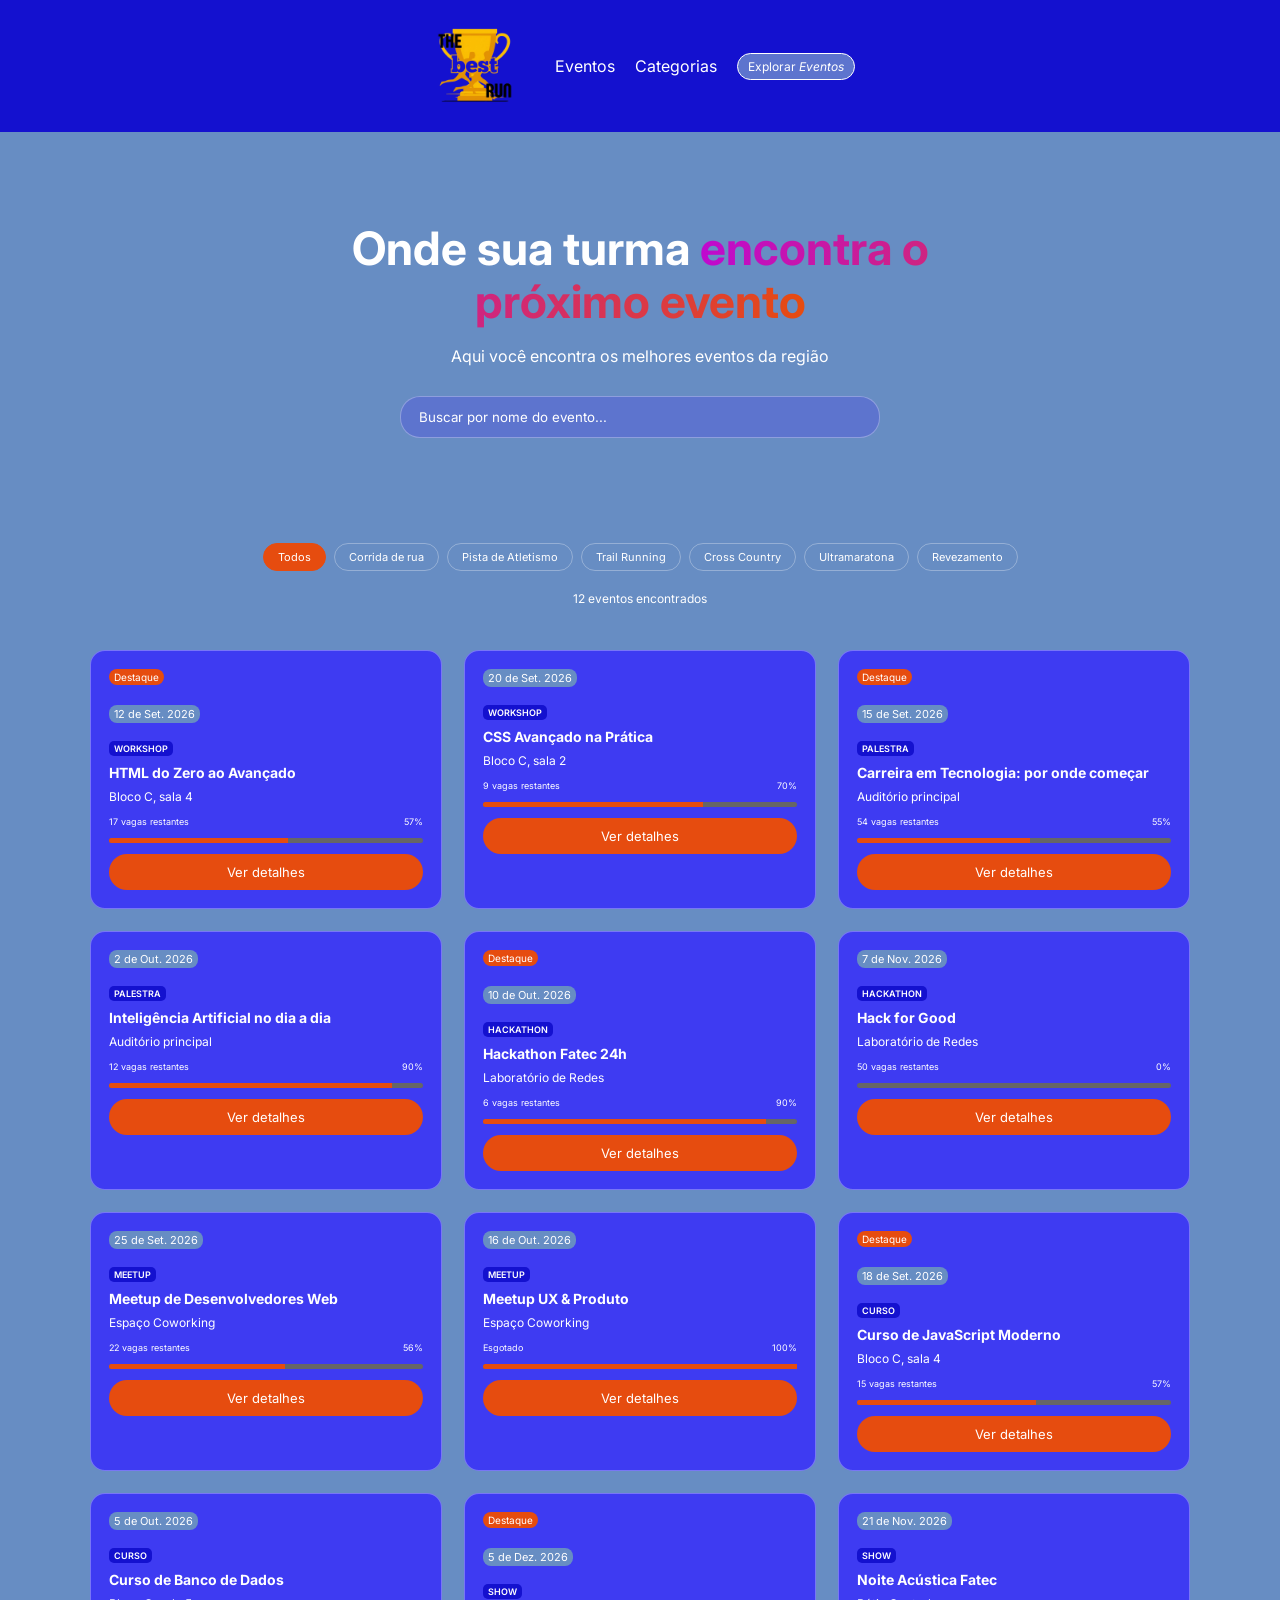
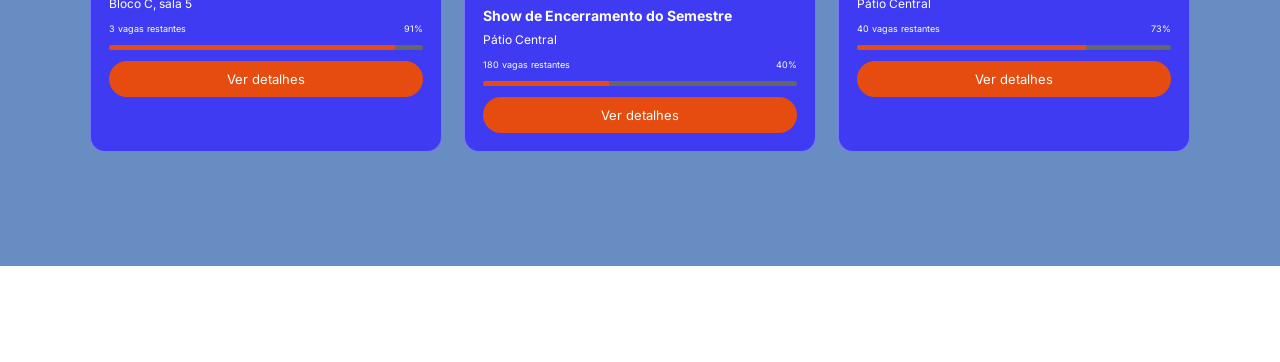
<file: index.html>
<!DOCTYPE html>
<html lang="pt-BR">

<head>
    <meta charset="UTF-8">
    <meta name="viewport" content="width=device-width, initial-scale=1.0">
    <title>Página de Eventos</title>
    <link rel="stylesheet" href="./assets/css/styles.css">

    <link rel="preconnect" href="https://fonts.googleapis.com">
    <link rel="preconnect" href="https://fonts.gstatic.com" crossorigin>
    <link
        href="https://fonts.googleapis.com/css2?family=Inter:ital,opsz,wght@0,14..32,100..900;1,14..32,100..900&display=swap"
        rel="stylesheet">
</head>

<body>
    <nav class="header-menu">
        <img class="logo" alt="logotipo eventos fatec" title="Logotipo eventos fatec"
            src="./assets/images/logotipo-eventos-fatec.png" />
        <ul class="navigation">
            <li class="item">
                <a class="link active" href="index.html">Eventos</a>
            </li>
            <li class="item">
                <a class="link" href="index.html#categorias">Categorias</a>
            </li>
            <li class="item">
                <button class="call-to-action">Explorar <i>Eventos</i></button>
            </li>
        </ul>
    </nav>

    <header class="hero">
        <h1 class="title">Onde sua turma <span class="highlight">encontra o próximo evento</span></h1>
        <p class="description">Aqui você encontra os melhores eventos da região</p>

        <input class="search" type="text" id="busca-eventos" placeholder="Buscar por nome do evento..." />
    </header>

    <section class="events">
        <nav class="filter" id="categorias">
            <ul class="filter-list">
                <li class="item active" data-categoria="todos">Todos</li>
                <li class="item" data-categoria="Corrida de rua">Corrida de rua</li>
                <li class="item" data-categoria="Pista de Atletismo">Pista de Atletismo</li>
                <li class="item" data-categoria="Trail Running">Trail Running</li>
                <li class="item" data-categoria="Cross Country">Cross Country</li>
                <li class="item" data-categoria="Ultramaratona">Ultramaratona</li>
                <li class="item" data-categoria="Revezamento">Revezamento</li>
            </ul>
        </nav>

        <p class="results-count" id="contador-eventos"></p>

        <div class="list" id="lista-eventos"></div>
    </section>

    <footer class="footer">
        <p>© 2026 Eventos Fatec — Projeto de Desenvolvimento Web, 2º ciclo.</p>
    </footer>

    <script src="./js/api.js"></script>
    <script src="./js/home.js"></script>
</body>

</html>
</file>
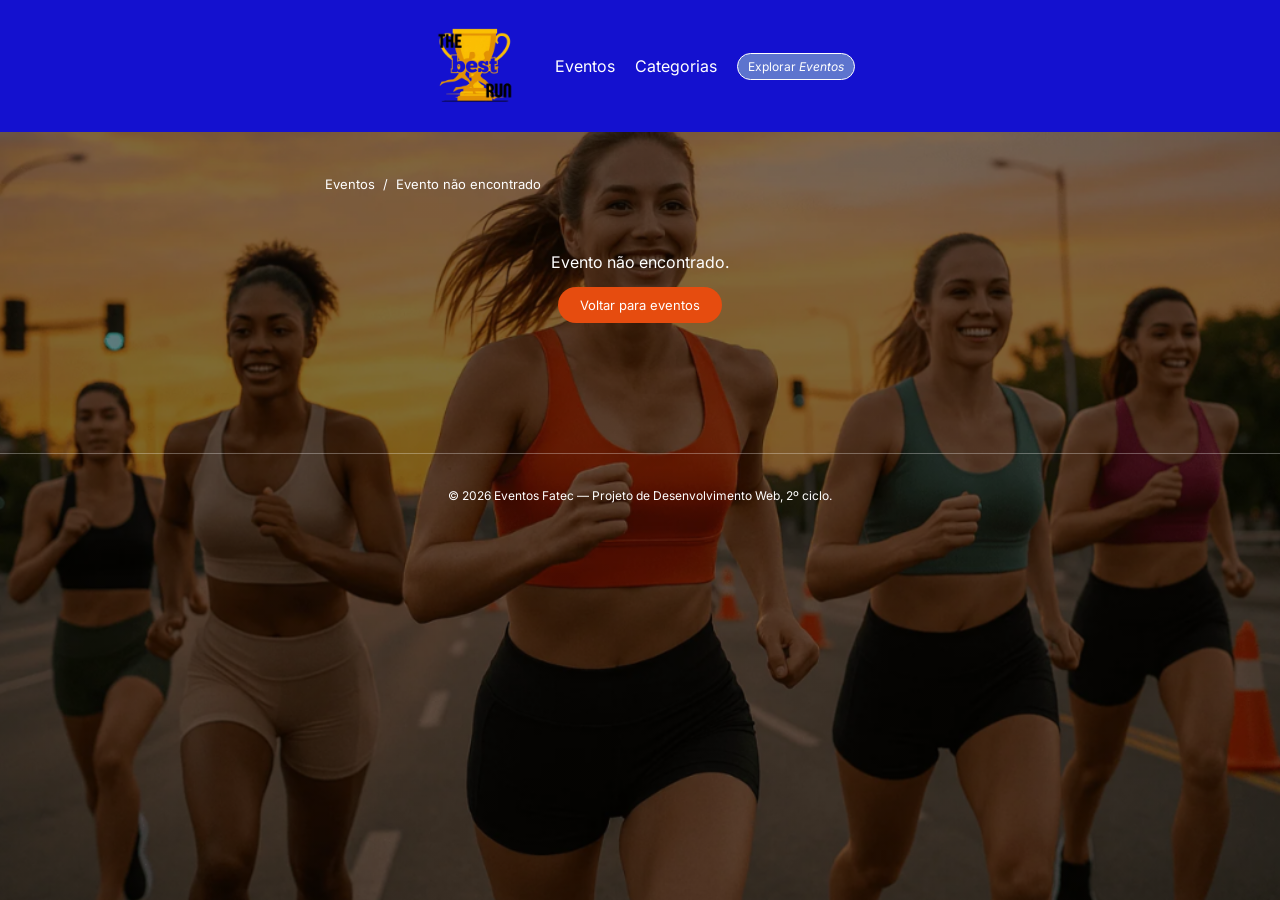
<file: evento.html>
<!DOCTYPE html>
<html lang="pt-BR">

<head>
    <meta charset="UTF-8">
    <meta name="viewport" content="width=device-width, initial-scale=1.0">
    <title>Detalhes do Evento | Página de Eventos</title>
    <link rel="stylesheet" href="./assets/css/styles.css">

    <link rel="preconnect" href="https://fonts.googleapis.com">
    <link rel="preconnect" href="https://fonts.gstatic.com" crossorigin>
    <link
        href="https://fonts.googleapis.com/css2?family=Inter:ital,opsz,wght@0,14..32,100..900;1,14..32,100..900&display=swap"
        rel="stylesheet">
</head>

<body>
    <nav class="header-menu">
        <img class="logo" alt="logotipo eventos fatec" title="Logotipo eventos fatec"
            src="./assets/images/logotipo-eventos-fatec.png" />
        <ul class="navigation">
            <li class="item">
                <a class="link" href="index.html">Eventos</a>
            </li>
            <li class="item">
                <a class="link" href="index.html#categorias">Categorias</a>
            </li>
            <li class="item">
                <button class="call-to-action">Explorar <i>Eventos</i></button>
            </li>
        </ul>
    </nav>

    <main class="detail">
        <nav class="breadcrumb">
            <a href="index.html">Eventos</a>
            <span>/</span>
            <span id="breadcrumb-titulo">Carregando...</span>
        </nav>

        <div id="detalhe-skeleton" class="detail-skeleton"></div>

        <div id="detalhe-conteudo" class="detail-content" hidden></div>

        <div id="detalhe-nao-encontrado" class="empty-state" hidden>
            <p>Evento não encontrado.</p>
            <a class="btn-cta" href="index.html">Voltar para eventos</a>
        </div>
    </main>

    <footer class="footer">
        <p>© 2026 Eventos Fatec — Projeto de Desenvolvimento Web, 2º ciclo.</p>
    </footer>

    <script src="./js/api.js"></script>
    <script src="./js/detalhe.js"></script>
</body>

</html>
</file>
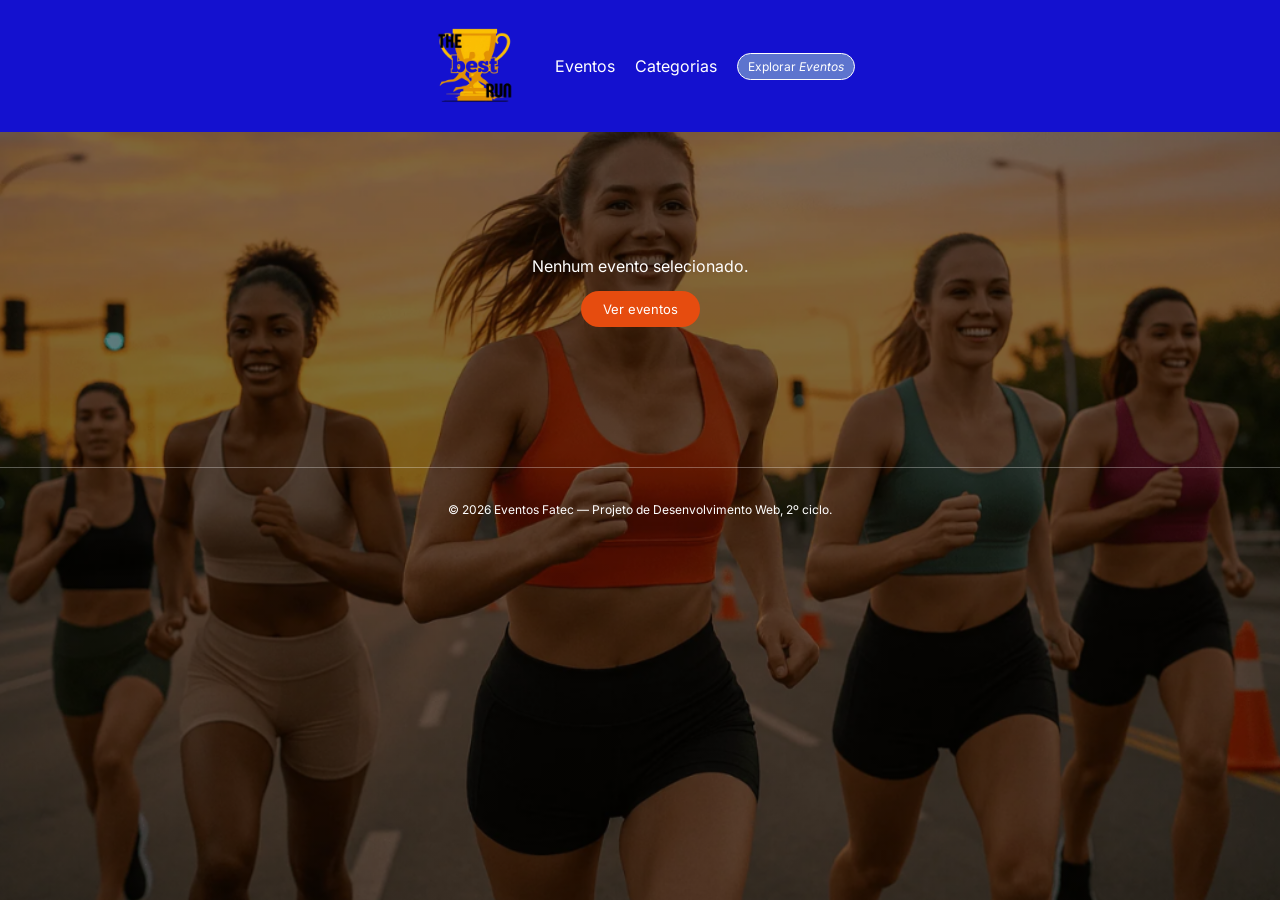
<file: inscricao.html>
<!DOCTYPE html>
<html lang="pt-BR">

<head>
    <meta charset="UTF-8">
    <meta name="viewport" content="width=device-width, initial-scale=1.0">
    <title>Inscrição | Página de Eventos</title>
    <link rel="stylesheet" href="./assets/css/styles.css">

    <link rel="preconnect" href="https://fonts.googleapis.com">
    <link rel="preconnect" href="https://fonts.gstatic.com" crossorigin>
    <link
        href="https://fonts.googleapis.com/css2?family=Inter:ital,opsz,wght@0,14..32,100..900;1,14..32,100..900&display=swap"
        rel="stylesheet">
</head>

<body>
    <nav class="header-menu">
        <img class="logo" alt="logotipo eventos fatec" title="Logotipo eventos fatec"
            src="./assets/images/logotipo-eventos-fatec.png" />
        <ul class="navigation">
            <li class="item">
                <a class="link" href="index.html">Eventos</a>
            </li>
            <li class="item">
                <a class="link" href="index.html#categorias">Categorias</a>
            </li>
            <li class="item">
                <button class="call-to-action">Explorar <i>Eventos</i></button>
            </li>
        </ul>
    </nav>

    <main class="subscription">
        <div id="inscricao-vazio" class="empty-state" hidden>
            <p>Nenhum evento selecionado.</p>
            <a class="btn-cta" href="index.html">Ver eventos</a>
        </div>

        <div id="inscricao-conteudo" class="subscription-content" hidden>
            <section class="subscription-summary" id="resumo-evento"></section>

            <form class="subscription-form" id="form-inscricao" novalidate>
                <div class="form-field">
                    <label for="campo-nome">Nome completo</label>
                    <input type="text" id="campo-nome" name="nome" placeholder="Digite seu nome" />
                    <span class="form-error" id="erro-nome" hidden></span>
                </div>

                <div class="form-field">
                    <label for="campo-email">E-mail</label>
                    <input type="email" id="campo-email" name="email" placeholder="Digite seu e-mail" />
                    <span class="form-error" id="erro-email" hidden></span>
                </div>

                <button type="submit" class="call-to-action">Confirmar inscrição</button>
            </form>
        </div>

        <div id="inscricao-confirmada" class="subscription-confirmation" hidden>
            <h1 class="title">Inscrição confirmada!</h1>
            <p>Guarde seu código de confirmação: <strong id="codigo-confirmacao"></strong></p>
            <a class="btn-cta" id="link-voltar-evento" href="index.html">Voltar para o evento</a>
        </div>
    </main>

    <footer class="footer">
        <p>© 2026 Eventos Fatec — Projeto de Desenvolvimento Web, 2º ciclo.</p>
    </footer>

    <script src="./js/api.js"></script>
    <script src="./js/inscricao.js"></script>
</body>

</html>
</file>
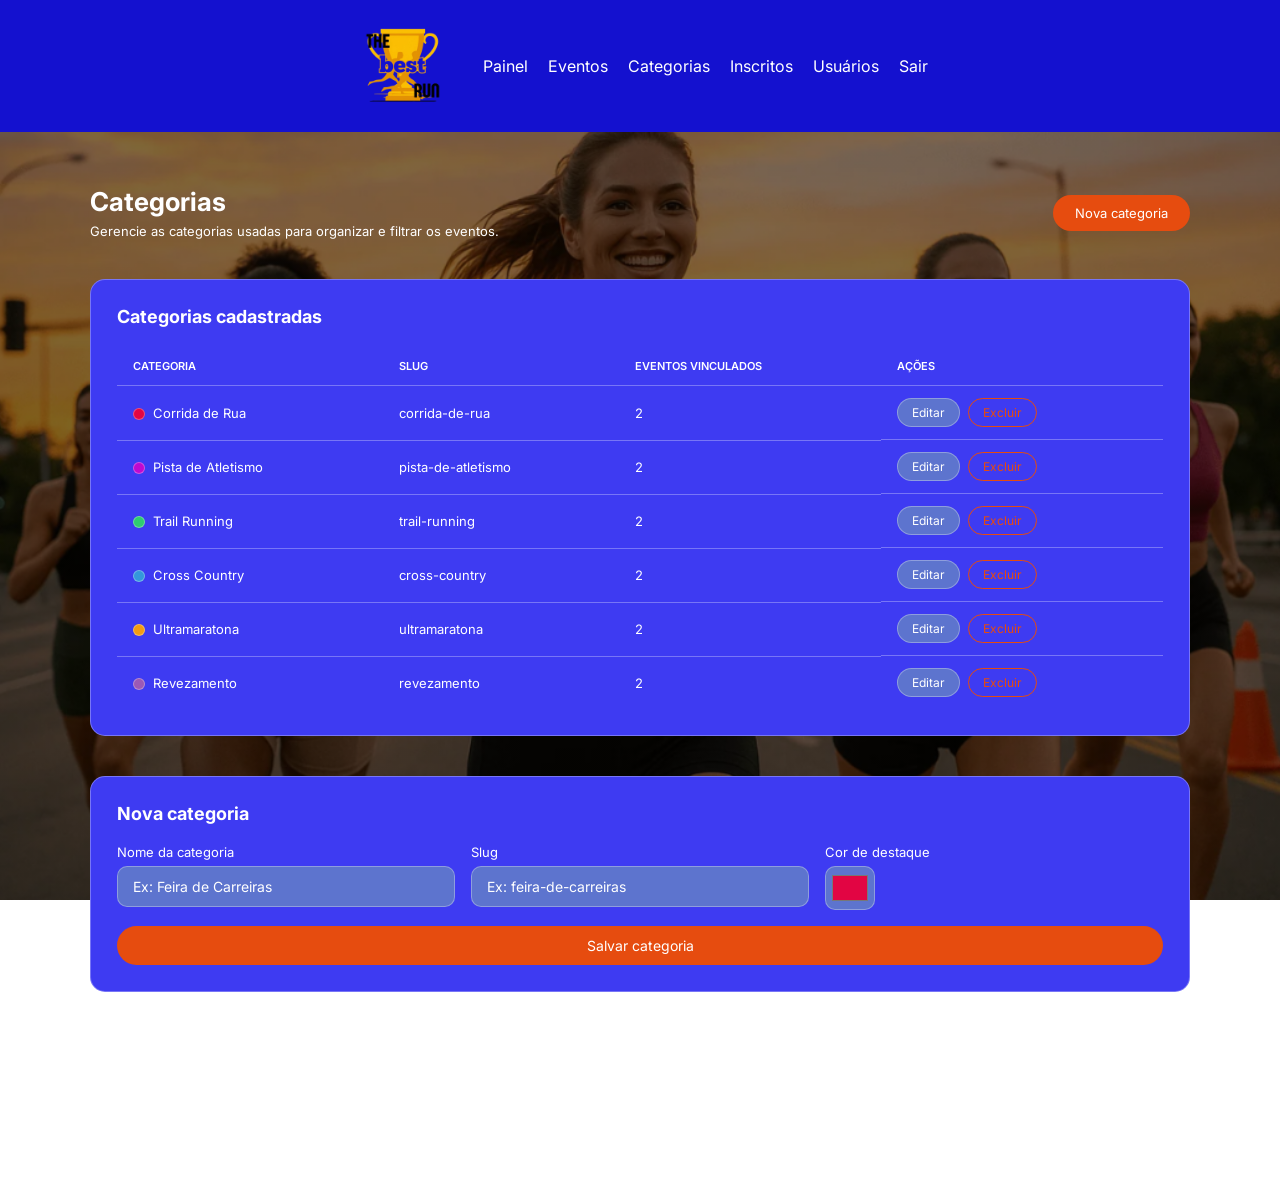
<file: admin/categorias.html>
<!DOCTYPE html>
<html lang="pt-BR">

<head>
    <meta charset="UTF-8">
    <meta name="viewport" content="width=device-width, initial-scale=1.0">
    <title>Categorias | Painel Administrativo</title>
    <link rel="stylesheet" href="../assets/css/styles.css">

    <link rel="preconnect" href="https://fonts.googleapis.com">
    <link rel="preconnect" href="https://fonts.gstatic.com" crossorigin>
    <link
        href="https://fonts.googleapis.com/css2?family=Inter:ital,opsz,wght@0,14..32,100..900;1,14..32,100..900&display=swap"
        rel="stylesheet">
</head>

<body>
    <nav class="header-menu">
        <img class="logo" alt="logotipo eventos fatec" title="Logotipo eventos fatec"
            src="../assets/images/logotipo-eventos-fatec.png" />
        <ul class="navigation">
            <li class="item">
                <a class="link" href="index.html">Painel</a>
            </li>
            <li class="item">
                <a class="link" href="eventos.html">Eventos</a>
            </li>
            <li class="item">
                <a class="link active" href="categorias.html">Categorias</a>
            </li>
            <li class="item">
                <a class="link" href="inscritos.html">Inscritos</a>
            </li>
            <li class="item">
                <a class="link" href="usuarios.html">Usuários</a>
            </li>
            <li class="item">
                <a class="link" href="login.html">Sair</a>
            </li>
        </ul>
    </nav>

    <main class="admin">
        <div class="admin-header">
            <div>
                <h1>Categorias</h1>
                <p>Gerencie as categorias usadas para organizar e filtrar os eventos.</p>
            </div>
            <a class="btn-cta" href="#form-categoria">Nova categoria</a>
        </div>

        <section class="admin-panel">
            <h2>Categorias cadastradas</h2>

            <div class="admin-table-wrap">
                <table class="admin-table">
                    <thead>
                        <tr>
                            <th>Categoria</th>
                            <th>Slug</th>
                            <th>Eventos vinculados</th>
                            <th>Ações</th>
                        </tr>
                    </thead>
                    <tbody>
                        <tr>
                            <td><span class="color-dot" style="background-color:#e20543"></span>Corrida de Rua</td>
                            <td>corrida-de-rua</td>
                            <td>2</td>
                            <td class="actions">
                                <button type="button" class="btn-sm btn-edit">Editar</button>
                                <button type="button" class="btn-sm btn-delete">Excluir</button>
                            </td>
                        </tr>
                        <tr>
                            <td><span class="color-dot" style="background-color:#bf09cf"></span>Pista de Atletismo</td>
                            <td>pista-de-atletismo</td>
                            <td>2</td>
                            <td class="actions">
                                <button type="button" class="btn-sm btn-edit">Editar</button>
                                <button type="button" class="btn-sm btn-delete">Excluir</button>
                            </td>
                        </tr>
                        <tr>
                            <td><span class="color-dot" style="background-color:#2ecc71"></span>Trail Running</td>
                            <td>trail-running</td>
                            <td>2</td>
                            <td class="actions">
                                <button type="button" class="btn-sm btn-edit">Editar</button>
                                <button type="button" class="btn-sm btn-delete">Excluir</button>
                            </td>
                        </tr>
                        <tr>
                            <td><span class="color-dot" style="background-color:#3498db"></span>Cross Country</td>
                            <td>cross-country</td>
                            <td>2</td>
                            <td class="actions">
                                <button type="button" class="btn-sm btn-edit">Editar</button>
                                <button type="button" class="btn-sm btn-delete">Excluir</button>
                            </td>
                        </tr>
                        <tr>
                            <td><span class="color-dot" style="background-color:#f39c12"></span>Ultramaratona</td>
                            <td>ultramaratona</td>
                            <td>2</td>
                            <td class="actions">
                                <button type="button" class="btn-sm btn-edit">Editar</button>
                                <button type="button" class="btn-sm btn-delete">Excluir</button>
                            </td>
                        </tr>
                        <tr>
                            <td><span class="color-dot" style="background-color:#9b59b6"></span>Revezamento</td>
                            <td>revezamento</td>
                            <td>2</td>
                            <td class="actions">
                                <button type="button" class="btn-sm btn-edit">Editar</button>
                                <button type="button" class="btn-sm btn-delete">Excluir</button>
                            </td>
                        </tr>
                    </tbody>
                </table>
            </div>
        </section>

        <section class="admin-panel" id="form-categoria">
            <h2>Nova categoria</h2>

            <form class="admin-form" data-supabase-table="categorias" novalidate>
                <div class="form-row">
                    <div class="form-field">
                        <label for="campo-nome-categoria">Nome da categoria</label>
                        <input type="text" id="campo-nome-categoria" name="nome" placeholder="Ex: Feira de Carreiras" />
                    </div>

                    <div class="form-field">
                        <label for="campo-slug-categoria">Slug</label>
                        <input type="text" id="campo-slug-categoria" name="slug" placeholder="Ex: feira-de-carreiras" />
                    </div>

                    <div class="form-field">
                        <label for="campo-cor-categoria">Cor de destaque</label>
                        <input type="color" id="campo-cor-categoria" name="cor" value="#e20543" />
                    </div>
                </div>

                <button type="submit" class="call-to-action">Salvar categoria</button>
            </form>
        </section>
    </main>

    <footer class="footer">
        <p>© 2026 Eventos Fatec — Projeto de Desenvolvimento Web, 2º ciclo.</p>
    </footer>

    <!-- <script src="https://cdn.jsdelivr.net/npm/@supabase/supabase-js@2"></script> -->
    <!-- <script src="./js/supabaseClient.js"></script> -->
    <!-- <script src="./js/categorias.js"></script> -->
</body>

</html>
</file>
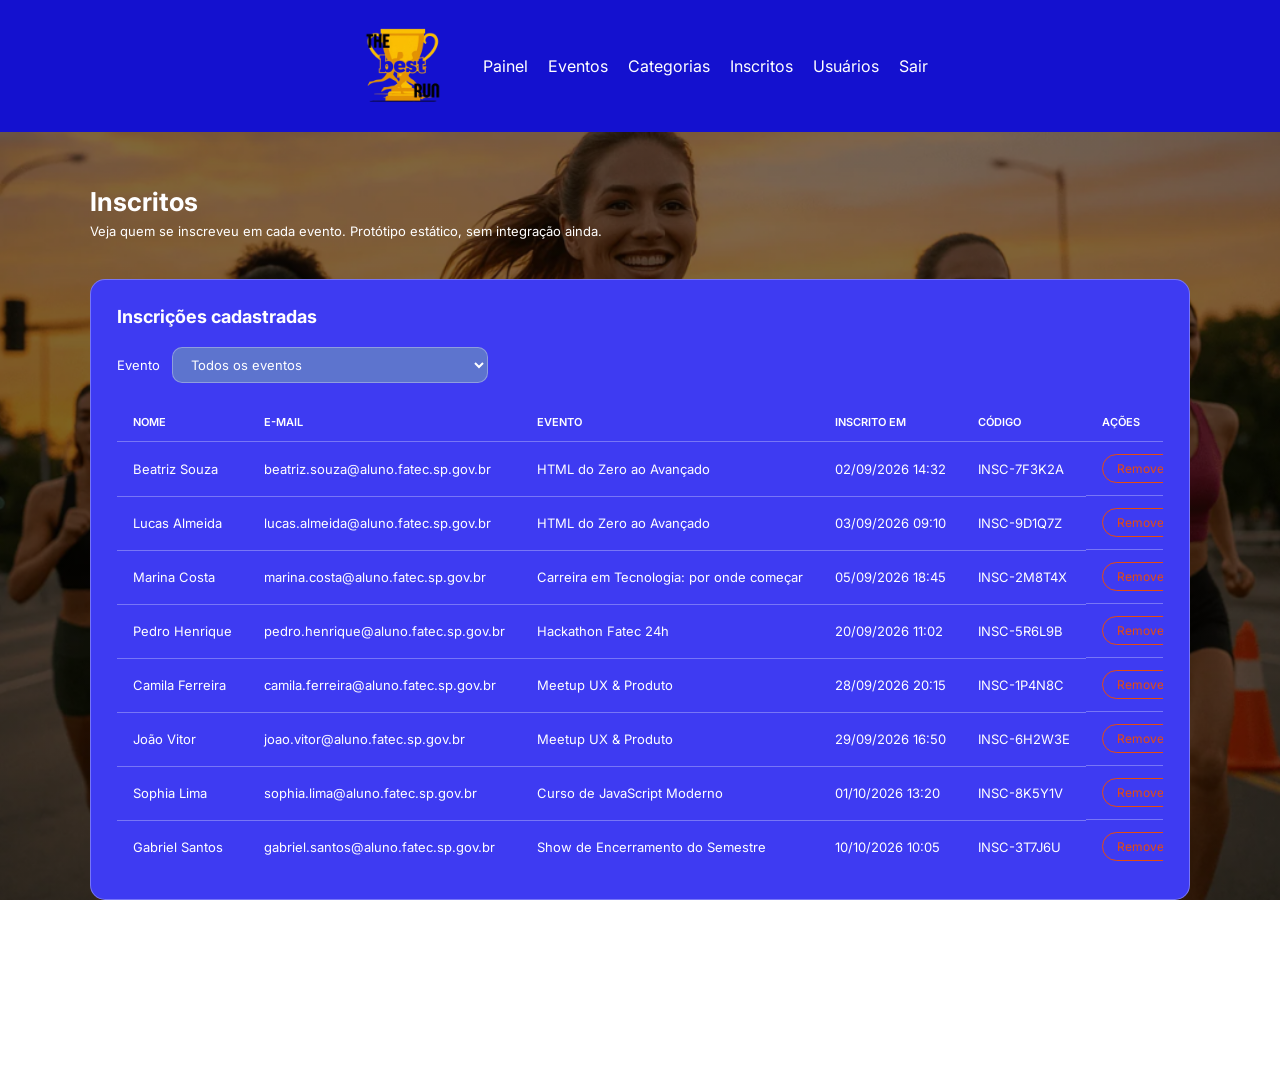
<file: admin/inscritos.html>
<!DOCTYPE html>
<html lang="pt-BR">

<head>
    <meta charset="UTF-8">
    <meta name="viewport" content="width=device-width, initial-scale=1.0">
    <title>Inscritos | Painel Administrativo</title>
    <link rel="stylesheet" href="../assets/css/styles.css">

    <link rel="preconnect" href="https://fonts.googleapis.com">
    <link rel="preconnect" href="https://fonts.gstatic.com" crossorigin>
    <link
        href="https://fonts.googleapis.com/css2?family=Inter:ital,opsz,wght@0,14..32,100..900;1,14..32,100..900&display=swap"
        rel="stylesheet">
</head>

<body>
    <nav class="header-menu">
        <img class="logo" alt="logotipo eventos fatec" title="Logotipo eventos fatec"
            src="../assets/images/logotipo-eventos-fatec.png" />
        <ul class="navigation">
            <li class="item">
                <a class="link" href="index.html">Painel</a>
            </li>
            <li class="item">
                <a class="link" href="eventos.html">Eventos</a>
            </li>
            <li class="item">
                <a class="link" href="categorias.html">Categorias</a>
            </li>
            <li class="item">
                <a class="link active" href="inscritos.html">Inscritos</a>
            </li>
            <li class="item">
                <a class="link" href="usuarios.html">Usuários</a>
            </li>
            <li class="item">
                <a class="link" href="login.html">Sair</a>
            </li>
        </ul>
    </nav>

    <main class="admin">
        <div class="admin-header">
            <div>
                <h1>Inscritos</h1>
                <p>Veja quem se inscreveu em cada evento. Protótipo estático, sem integração ainda.</p>
            </div>
        </div>

        <section class="admin-panel">
            <h2>Inscrições cadastradas</h2>

            <div class="admin-filter">
                <label for="filtro-evento">Evento</label>
                <select id="filtro-evento">
                    <option value="">Todos os eventos</option>
                    <option value="corrida-de-rua-1">HTML do Zero ao Avançado</option>
                    <option value="palestra-1">Carreira em Tecnologia: por onde começar</option>
                    <option value="hackathon-1">Hackathon Fatec 24h</option>
                    <option value="meetup-2">Meetup UX &amp; Produto</option>
                    <option value="curso-1">Curso de JavaScript Moderno</option>
                    <option value="show-1">Show de Encerramento do Semestre</option>
                </select>
            </div>

            <div class="admin-table-wrap">
                <table class="admin-table" data-supabase-table="inscricoes">
                    <thead>
                        <tr>
                            <th>Nome</th>
                            <th>E-mail</th>
                            <th>Evento</th>
                            <th>Inscrito em</th>
                            <th>Código</th>
                            <th>Ações</th>
                        </tr>
                    </thead>
                    <tbody>
                        <tr data-evento="workshop-1">
                            <td>Beatriz Souza</td>
                            <td>beatriz.souza@aluno.fatec.sp.gov.br</td>
                            <td>HTML do Zero ao Avançado</td>
                            <td>02/09/2026 14:32</td>
                            <td>INSC-7F3K2A</td>
                            <td class="actions">
                                <button type="button" class="btn-sm btn-delete">Remover</button>
                            </td>
                        </tr>
                        <tr data-evento="workshop-1">
                            <td>Lucas Almeida</td>
                            <td>lucas.almeida@aluno.fatec.sp.gov.br</td>
                            <td>HTML do Zero ao Avançado</td>
                            <td>03/09/2026 09:10</td>
                            <td>INSC-9D1Q7Z</td>
                            <td class="actions">
                                <button type="button" class="btn-sm btn-delete">Remover</button>
                            </td>
                        </tr>
                        <tr data-evento="palestra-1">
                            <td>Marina Costa</td>
                            <td>marina.costa@aluno.fatec.sp.gov.br</td>
                            <td>Carreira em Tecnologia: por onde começar</td>
                            <td>05/09/2026 18:45</td>
                            <td>INSC-2M8T4X</td>
                            <td class="actions">
                                <button type="button" class="btn-sm btn-delete">Remover</button>
                            </td>
                        </tr>
                        <tr data-evento="hackathon-1">
                            <td>Pedro Henrique</td>
                            <td>pedro.henrique@aluno.fatec.sp.gov.br</td>
                            <td>Hackathon Fatec 24h</td>
                            <td>20/09/2026 11:02</td>
                            <td>INSC-5R6L9B</td>
                            <td class="actions">
                                <button type="button" class="btn-sm btn-delete">Remover</button>
                            </td>
                        </tr>
                        <tr data-evento="meetup-2">
                            <td>Camila Ferreira</td>
                            <td>camila.ferreira@aluno.fatec.sp.gov.br</td>
                            <td>Meetup UX &amp; Produto</td>
                            <td>28/09/2026 20:15</td>
                            <td>INSC-1P4N8C</td>
                            <td class="actions">
                                <button type="button" class="btn-sm btn-delete">Remover</button>
                            </td>
                        </tr>
                        <tr data-evento="meetup-2">
                            <td>João Vitor</td>
                            <td>joao.vitor@aluno.fatec.sp.gov.br</td>
                            <td>Meetup UX &amp; Produto</td>
                            <td>29/09/2026 16:50</td>
                            <td>INSC-6H2W3E</td>
                            <td class="actions">
                                <button type="button" class="btn-sm btn-delete">Remover</button>
                            </td>
                        </tr>
                        <tr data-evento="curso-1">
                            <td>Sophia Lima</td>
                            <td>sophia.lima@aluno.fatec.sp.gov.br</td>
                            <td>Curso de JavaScript Moderno</td>
                            <td>01/10/2026 13:20</td>
                            <td>INSC-8K5Y1V</td>
                            <td class="actions">
                                <button type="button" class="btn-sm btn-delete">Remover</button>
                            </td>
                        </tr>
                        <tr data-evento="show-1">
                            <td>Gabriel Santos</td>
                            <td>gabriel.santos@aluno.fatec.sp.gov.br</td>
                            <td>Show de Encerramento do Semestre</td>
                            <td>10/10/2026 10:05</td>
                            <td>INSC-3T7J6U</td>
                            <td class="actions">
                                <button type="button" class="btn-sm btn-delete">Remover</button>
                            </td>
                        </tr>
                    </tbody>
                </table>
            </div>
        </section>
    </main>

    <footer class="footer">
        <p>© 2026 Eventos Fatec — Projeto de Desenvolvimento Web, 2º ciclo.</p>
    </footer>

    <!-- <script src="https://cdn.jsdelivr.net/npm/@supabase/supabase-js@2"></script> -->
    <!-- <script src="./js/supabaseClient.js"></script> -->
    <!-- <script src="./js/inscritos.js"></script> -->
</body>

</html>
</file>
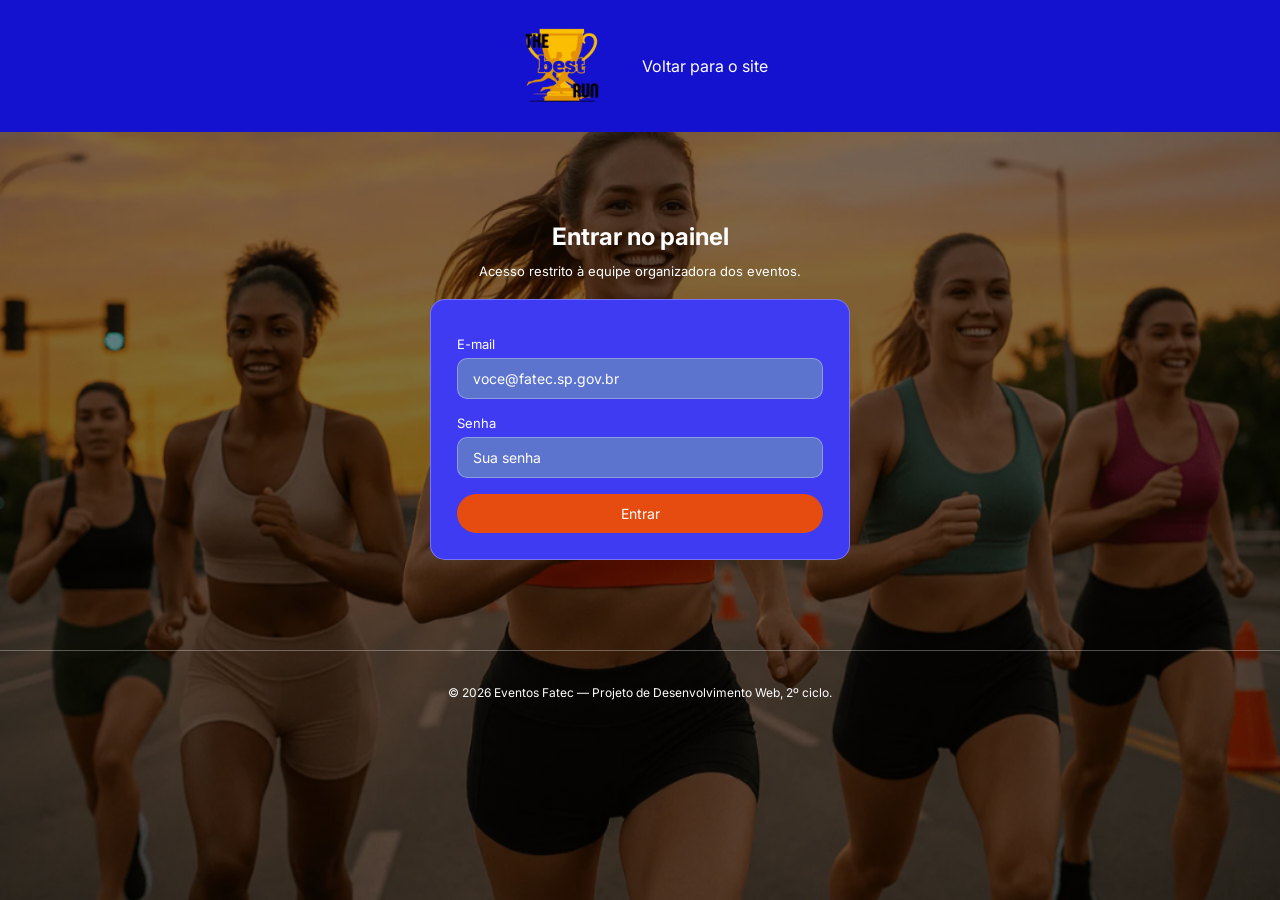
<file: admin/login.html>
<!DOCTYPE html>
<html lang="pt-BR">

<head>
    <meta charset="UTF-8">
    <meta name="viewport" content="width=device-width, initial-scale=1.0">
    <title>Entrar | Painel Administrativo</title>
    <link rel="stylesheet" href="../assets/css/styles.css">

    <link rel="preconnect" href="https://fonts.googleapis.com">
    <link rel="preconnect" href="https://fonts.gstatic.com" crossorigin>
    <link
        href="https://fonts.googleapis.com/css2?family=Inter:ital,opsz,wght@0,14..32,100..900;1,14..32,100..900&display=swap"
        rel="stylesheet">
</head>

<body>
    <nav class="header-menu">
        <img class="logo" alt="logotipo eventos fatec" title="Logotipo eventos fatec"
            src="../assets/images/logotipo-eventos-fatec.png" />
        <ul class="navigation">
            <li class="item">
                <a class="link" href="../index.html">Voltar para o site</a>
            </li>
        </ul>
    </nav>

    <main class="login">
        <h1>Entrar no painel</h1>
        <p>Acesso restrito à equipe organizadora dos eventos.</p>

        <div class="admin-panel">
            <form class="admin-form" id="form-login" data-supabase-auth="signInWithPassword" novalidate>
                <div class="form-field">
                    <label for="campo-email">E-mail</label>
                    <input type="email" id="campo-email" name="email" placeholder="voce@fatec.sp.gov.br"
                        autocomplete="username" />
                </div>

                <div class="form-field">
                    <label for="campo-senha">Senha</label>
                    <input type="password" id="campo-senha" name="senha" placeholder="Sua senha"
                        autocomplete="current-password" />
                </div>

                <button type="submit" class="call-to-action">Entrar</button>
            </form>
        </div>
    </main>

    <footer class="footer">
        <p>© 2026 Eventos Fatec — Projeto de Desenvolvimento Web, 2º ciclo.</p>
    </footer>

    <!-- <script src="https://cdn.jsdelivr.net/npm/@supabase/supabase-js@2"></script> -->
    <!-- <script src="./js/supabaseClient.js"></script> -->
    <!-- <script src="./js/auth.js"></script> -->
</body>

</html>
</file>
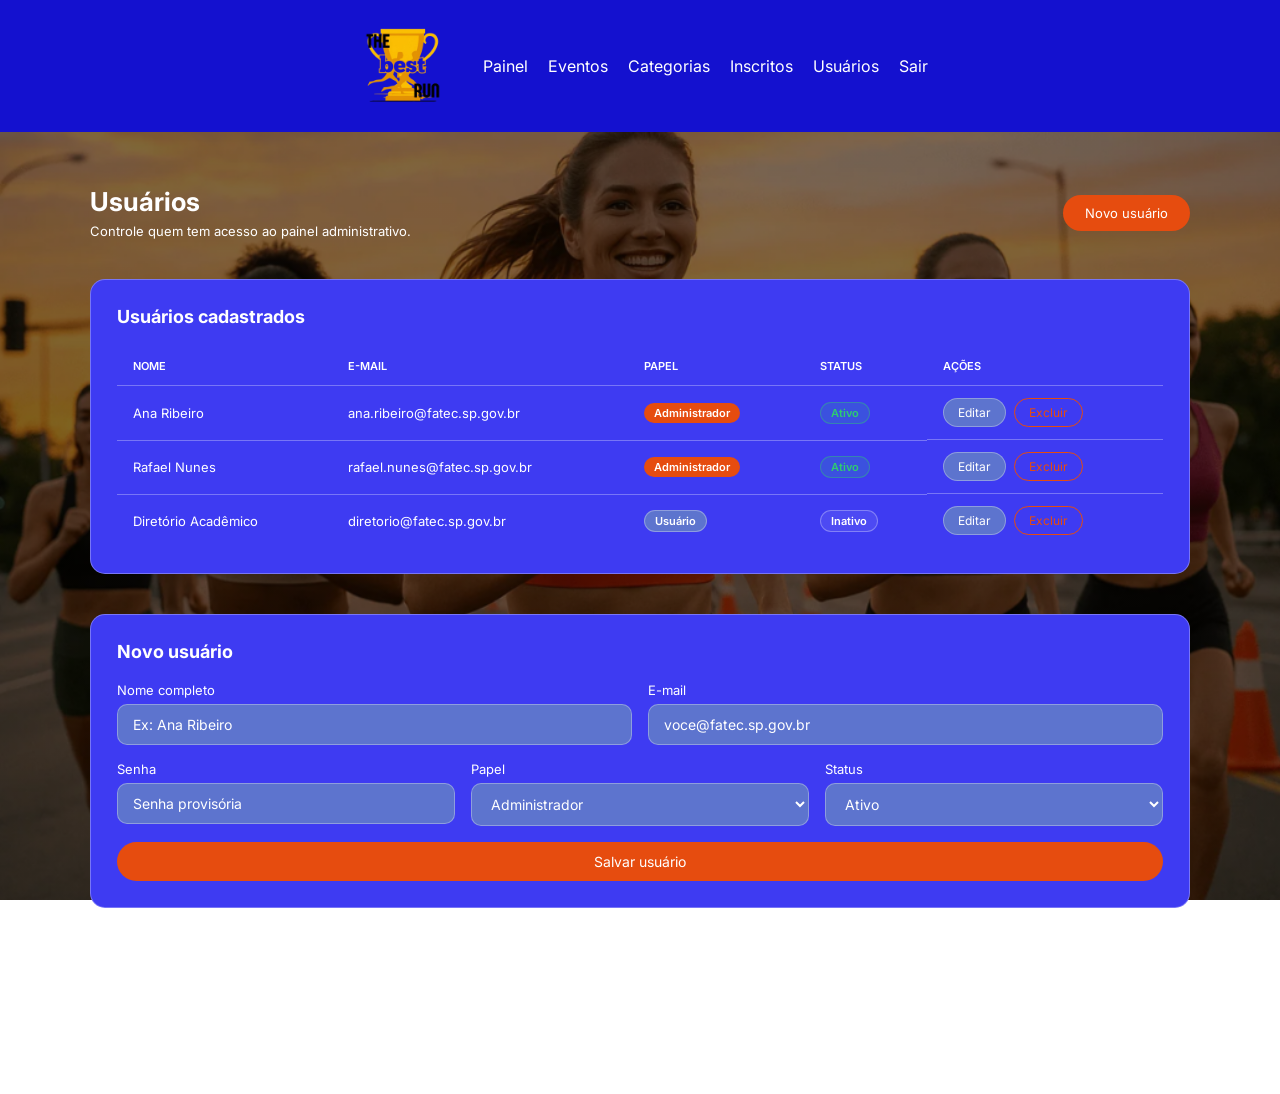
<file: admin/usuarios.html>
<!DOCTYPE html>
<html lang="pt-BR">

<head>
    <meta charset="UTF-8">
    <meta name="viewport" content="width=device-width, initial-scale=1.0">
    <title>Usuários | Painel Administrativo</title>
    <link rel="stylesheet" href="../assets/css/styles.css">

    <link rel="preconnect" href="https://fonts.googleapis.com">
    <link rel="preconnect" href="https://fonts.gstatic.com" crossorigin>
    <link
        href="https://fonts.googleapis.com/css2?family=Inter:ital,opsz,wght@0,14..32,100..900;1,14..32,100..900&display=swap"
        rel="stylesheet">
</head>

<body>
    <nav class="header-menu">
        <img class="logo" alt="logotipo eventos fatec" title="Logotipo eventos fatec"
            src="../assets/images/logotipo-eventos-fatec.png" />
        <ul class="navigation">
            <li class="item">
                <a class="link" href="index.html">Painel</a>
            </li>
            <li class="item">
                <a class="link" href="eventos.html">Eventos</a>
            </li>
            <li class="item">
                <a class="link" href="categorias.html">Categorias</a>
            </li>
            <li class="item">
                <a class="link" href="inscritos.html">Inscritos</a>
            </li>
            <li class="item">
                <a class="link active" href="usuarios.html">Usuários</a>
            </li>
            <li class="item">
                <a class="link" href="login.html">Sair</a>
            </li>
        </ul>
    </nav>

    <main class="admin">
        <div class="admin-header">
            <div>
                <h1>Usuários</h1>
                <p>Controle quem tem acesso ao painel administrativo.</p>
            </div>
            <a class="btn-cta" href="#form-usuario">Novo usuário</a>
        </div>

        <section class="admin-panel">
            <h2>Usuários cadastrados</h2>

            <div class="admin-table-wrap">
                <table class="admin-table">
                    <thead>
                        <tr>
                            <th>Nome</th>
                            <th>E-mail</th>
                            <th>Papel</th>
                            <th>Status</th>
                            <th>Ações</th>
                        </tr>
                    </thead>
                    <tbody>
                        <tr>
                            <td>Ana Ribeiro</td>
                            <td>ana.ribeiro@fatec.sp.gov.br</td>
                            <td><span class="badge badge-admin">Administrador</span></td>
                            <td><span class="badge badge-active">Ativo</span></td>
                            <td class="actions">
                                <button type="button" class="btn-sm btn-edit">Editar</button>
                                <button type="button" class="btn-sm btn-delete">Excluir</button>
                            </td>
                        </tr>
                        <tr>
                            <td>Rafael Nunes</td>
                            <td>rafael.nunes@fatec.sp.gov.br</td>
                            <td><span class="badge badge-admin">Administrador</span></td>
                            <td><span class="badge badge-active">Ativo</span></td>
                            <td class="actions">
                                <button type="button" class="btn-sm btn-edit">Editar</button>
                                <button type="button" class="btn-sm btn-delete">Excluir</button>
                            </td>
                        </tr>
                        <tr>
                            <td>Diretório Acadêmico</td>
                            <td>diretorio@fatec.sp.gov.br</td>
                            <td><span class="badge badge-user">Usuário</span></td>
                            <td><span class="badge badge-inactive">Inativo</span></td>
                            <td class="actions">
                                <button type="button" class="btn-sm btn-edit">Editar</button>
                                <button type="button" class="btn-sm btn-delete">Excluir</button>
                            </td>
                        </tr>
                    </tbody>
                </table>
            </div>
        </section>

        <section class="admin-panel" id="form-usuario">
            <h2>Novo usuário</h2>

            <form class="admin-form" data-supabase-table="usuarios" novalidate>
                <div class="form-row">
                    <div class="form-field">
                        <label for="campo-nome-usuario">Nome completo</label>
                        <input type="text" id="campo-nome-usuario" name="nome" placeholder="Ex: Ana Ribeiro" />
                    </div>

                    <div class="form-field">
                        <label for="campo-email-usuario">E-mail</label>
                        <input type="email" id="campo-email-usuario" name="email" placeholder="voce@fatec.sp.gov.br" />
                    </div>
                </div>

                <div class="form-row">
                    <div class="form-field">
                        <label for="campo-senha-usuario">Senha</label>
                        <input type="password" id="campo-senha-usuario" name="senha" placeholder="Senha provisória" />
                    </div>

                    <div class="form-field">
                        <label for="campo-papel-usuario">Papel</label>
                        <select id="campo-papel-usuario" name="papel">
                            <option value="administrador">Administrador</option>
                            <option value="usuario">Usuário</option>
                        </select>
                    </div>

                    <div class="form-field">
                        <label for="campo-status-usuario">Status</label>
                        <select id="campo-status-usuario" name="status">
                            <option value="ativo">Ativo</option>
                            <option value="inativo">Inativo</option>
                        </select>
                    </div>
                </div>

                <button type="submit" class="call-to-action">Salvar usuário</button>
            </form>
        </section>
    </main>

    <footer class="footer">
        <p>© 2026 Eventos Fatec — Projeto de Desenvolvimento Web, 2º ciclo.</p>
    </footer>

    <!-- <script src="https://cdn.jsdelivr.net/npm/@supabase/supabase-js@2"></script> -->
    <!-- <script src="./js/supabaseClient.js"></script> -->
    <!-- <script src="./js/usuarios.js"></script> -->
</body>

</html>
</file>
<file: assets/css/styles.css>
:root {
    --text-gray: #fff;
    --bg-dark: #1411cf;
    --text-white: #fff;
    --bg-button: #5d74ce;
    --bg-hero: #678dc3;
    --pink-primary: #e64c0f;
    --pink-secondary: #bf09cf;
    --border-light: rgba(255, 255, 255, 0.3);
    --surface: #3e3bf2;
    --radius-pill: 20px;
    --radius-md: 10px;
    --radius-lg: 15px;
    --container-lg: 1100px;
    --container-md: 700px;
    --container-sm: 500px;
}

* {
    margin: 0;
    padding: 0;
    box-sizing: border-box;
    font-family: "Inter", sans-serif;
}

html {
    scroll-behavior: smooth;
}

body::before {
    content:"";
    position: fixed;
    inset: 0;
    z-index: -1;

    background-image: 
    linear-gradient(rgba(0, 0, 0, 0.5), rgba(0, 0, 0, 0.5)), 
    url("../images/Background-Corrida.png");
    background-size: cover;
    background-position: center;
    background-repeat: no-repeat;
    min-height: 100vh;
}

.header-menu {
    display: flex;
    flex-wrap: wrap;
    justify-content: center;
    align-items: center;
    gap: 15px 30px;
    padding: 16px 24px;
    background-color: var(--bg-dark);

    .logo {
        height: 100px;
    }

    .navigation {
        display: flex;
        flex-wrap: wrap;
        justify-content: center;
        gap: 20px;
        align-items: center;
        list-style: none;

        .item {
            .link {
                color: var(--text-gray);
                text-decoration: none;
                transition: 0.3s;

                &:hover,
                &.active {
                    color: var(--text-white);
                }
            }

            .call-to-action {
                background-color: var(--bg-button);
                border: 1px solid var(--text-gray);
                color: var(--text-white);
                padding: 5px 10px;
                border-radius: var(--radius-pill);
                font-size: 12px;
            }
        }
    }
}


.hero {
    background-color: var(--bg-hero);
    padding: 90px 20px 55px;
    display: flex;
    align-items: center;
    flex-direction: column;
    text-align: center;

    .title {
        color: var(--text-white);
        font-size: clamp(28px, 4vw + 1rem, 46px);
        line-height: 1.15;
        max-width: 720px;
        margin-bottom: 18px;

        .highlight {
            background-image: linear-gradient(to left, var(--pink-primary), var(--pink-secondary));
            background-clip: text;
            -webkit-background-clip: text;
            -webkit-text-fill-color: transparent;
        }
    }

    .description {
        color: var(--text-gray);
        font-size: 16px;
        max-width: 520px;
        margin-bottom: 30px;
    }

    .search {
        border-radius: var(--radius-pill);
        padding: 12px 18px;
        background-color: var(--bg-button);
        border: 1px solid var(--border-light);
        color: var(--text-white);
        outline: none;
        transition: 0.2s;

        max-width: 480px;
        width: 100%;

        &::placeholder {
            color: var(--text-gray);
        }

        &:focus,
        &:hover {
            border-color: var(--pink-primary);
        }
    }
}

.events {
    padding: 50px 20px 70px;
    background: var(--bg-hero);

    .filter {
        display: flex;
        justify-content: center;

        .filter-list {
            display: flex;
            flex-wrap: wrap;
            justify-content: center;
            list-style: none;
            gap: 8px;

            .item {
                padding: 6px 14px;
                border: 1px solid var(--border-light);
                border-radius: var(--radius-pill);
                font-size: 11px;
                color: var(--text-gray);
                cursor: pointer;
                transition: 0.3s;

                &.active {
                    background-color: var(--pink-primary);
                    border-color: var(--pink-primary);
                    color: var(--text-white);
                }

                &:hover {
                    color: var(--text-white);
                    border-color: var(--pink-primary);
                }
            }
        }
    }

    .list {
        display: grid;
        grid-template-columns: repeat(auto-fill, minmax(280px, 1fr));
        gap: 22px;
        width: 90%;
        max-width: var(--container-lg);
        margin: 44px auto;

        .card {
            border: 1px solid var(--border-light);
            border-radius: var(--radius-lg);
            background-color: var(--surface);
            display: flex;
            flex-direction: column;
            align-items: start;
            padding: 18px;
            gap: 8px;
            transition: transform 0.25s ease, box-shadow 0.25s ease, border-color 0.3s;

            &:hover {
                transform: translateY(-4px);
                box-shadow: 0 14px 28px rgba(0, 0, 0, 0.35);
                border-color: var(--pink-primary);
            }

            .header {
                display: flex;
                flex-direction: column;
                gap: 20px;
                align-items: start;
                margin-bottom: 10px;

                .highlight {
                    background-color: var(--pink-primary);
                    color: var(--text-white);
                    font-size: 10px;
                    border-radius: 10px;
                    padding: 2px 5px;
                }

                .date {
                    background-color: var(--bg-hero);
                    color: var(--text-white);
                    border-radius: 8px;
                    font-size: 11px;
                    padding: 2px 5px;
                }
            }

            .category {
                color: var(--text-white);
                text-transform: uppercase;
                font-size: 9px;
                background-color: var(--bg-dark);
                padding: 2px 5px;
                border-radius: 5px;
                font-weight: 600;
            }

            .title {
                color: var(--text-white);
                font-size: 14px;
            }

            .place {
                color: var(--text-gray);
                font-size: 12px;
            }

            .information {
                color: var(--text-white);
                font-size: 9px;
                display: flex;
                justify-content: space-between;
                width: 100%;
                position: relative;
                height: 22px;
                margin-top: 4px;

                .progress {
                    width: 100%;
                    height: 5px;
                    background-color: #666;
                    position: absolute;
                    top: 100%;
                    border-radius: 4px;

                    .progress-content {
                        position: absolute;
                        left: 0;
                        height: 5px;
                        top: 0;
                        width: 60%;
                        background-color: var(--pink-primary);
                        border-top-left-radius: 4px;
                        border-bottom-left-radius: 4px;
                    }
                }
            }

            .link {
                text-decoration: none;
                color: var(--text-white);
                font-size: 13px;
                text-align: center;
                margin-top: 8px;
                background-color: var(--pink-primary);
                width: 100%;
                padding: 10px 10px;
                border-radius: var(--radius-pill);
                transition: 0.3s;

                &:hover {
                    background-color: var(--text-gray);
                }
            }
        }

        .card.skeleton {
            animation: pulse 1.6s ease-in-out infinite;
            min-height: 190px;
        }
    }
}

.btn-cta {
    display: inline-block;
    text-decoration: none;
    color: var(--text-white);
    font-size: 13px;
    text-align: center;
    background-color: var(--pink-primary);
    padding: 10px 22px;
    border-radius: var(--radius-pill);
    transition: 0.3s;

    &:hover {
        background-color: var(--text-gray);
    }
}

.btn-sm {
    display: inline-block;
    border: none;
    cursor: pointer;
    font-size: 12px;
    padding: 6px 14px;
    border-radius: var(--radius-pill);
    transition: 0.3s;
    text-decoration: none;
}

.btn-edit {
    background-color: var(--bg-button);
    color: var(--text-white);
    border: 1px solid var(--border-light);

    &:hover {
        border-color: var(--pink-primary);
    }
}

.btn-delete {
    background-color: transparent;
    color: var(--pink-primary);
    border: 1px solid var(--pink-primary);

    &:hover {
        background-color: var(--pink-primary);
        color: var(--text-white);
    }
}

.results-count {
    color: var(--text-gray);
    font-size: 12px;
    text-align: center;
    margin-top: 20px;
}

.empty-state {
    display: flex;
    flex-direction: column;
    align-items: center;
    gap: 15px;
    color: var(--text-gray);
    text-align: center;
    padding: 60px 20px;
    width: 100%;

    &[hidden] {
        display: none;
    }
}

@keyframes pulse {

    0%,
    100% {
        opacity: 1;
    }

    50% {
        opacity: 0.5;
    }
}

.breadcrumb {
    display: flex;
    align-items: center;
    gap: 8px;
    width: 90%;
    max-width: var(--container-md);
    margin: 34px auto 0;
    color: var(--text-gray);
    font-size: 13px;

    a {
        color: var(--text-gray);
        text-decoration: none;
        transition: 0.3s;

        &:hover {
            color: var(--text-white);
        }
    }
}

.detail {
    width: 90%;
    max-width: var(--container-md);
    margin: 44px auto 70px;
}

.detail-skeleton {
    width: 90%;
    max-width: var(--container-md);
    margin: 44px auto;
    height: 340px;
    border-radius: var(--radius-lg);
    background-color: var(--surface);
    animation: pulse 1.6s ease-in-out infinite;
}

.detail-card {
    border: 1px solid var(--border-light);
    border-radius: var(--radius-lg);
    background-color: var(--surface);
    padding: 28px;
    display: flex;
    flex-direction: column;
    gap: 10px;

    .header {
        display: flex;
        flex-direction: column;
        gap: 10px;
        align-items: start;
        margin-bottom: 10px;

        .highlight {
            background-color: var(--pink-primary);
            color: var(--text-white);
            font-size: 11px;
            border-radius: 10px;
            padding: 3px 8px;
        }

        .date {
            background-color: var(--bg-hero);
            color: var(--text-white);
            border-radius: 8px;
            font-size: 12px;
            padding: 3px 8px;
        }
    }

    .category {
        color: var(--text-white);
        text-transform: uppercase;
        font-size: 11px;
        background-color: var(--bg-dark);
        padding: 3px 8px;
        border-radius: 5px;
        font-weight: 600;
        width: fit-content;
    }

    .title {
        color: var(--text-white);
        font-size: 26px;
        margin-top: 10px;
    }

    .place {
        color: var(--text-gray);
        font-size: 14px;
    }

    .information {
        color: var(--text-white);
        font-size: 11px;
        display: flex;
        justify-content: space-between;
        width: 100%;
        position: relative;
        height: 25px;
        margin-top: 12px;

        .progress {
            width: 100%;
            height: 6px;
            background-color: #666;
            position: absolute;
            top: 100%;
            border-radius: 4px;

            .progress-content {
                position: absolute;
                left: 0;
                height: 6px;
                top: 0;
                background-color: var(--pink-primary);
                border-top-left-radius: 4px;
                border-bottom-left-radius: 4px;
            }
        }
    }

    .description {
        color: var(--text-gray);
        font-size: 14px;
        line-height: 1.6;
        margin-top: 18px;
    }

    .detail-info {
        list-style: none;
        display: flex;
        flex-direction: column;
        gap: 6px;
        color: var(--text-gray);
        font-size: 13px;
        margin: 18px 0 12px;

        strong {
            color: var(--text-white);
        }
    }
}

.subscription {
    width: 90%;
    max-width: var(--container-sm);
    margin: 64px auto 80px;
    display: flex;
    flex-direction: column;
    gap: 24px;
}

.subscription-summary {
    border: 1px solid var(--border-light);
    border-radius: var(--radius-lg);
    background-color: var(--surface);
    padding: 22px;
    display: flex;
    flex-direction: column;
    gap: 6px;

    .title {
        color: var(--text-white);
        font-size: 18px;
    }

    .category {
        color: var(--text-white);
        text-transform: uppercase;
        font-size: 10px;
        background-color: var(--bg-dark);
        padding: 2px 6px;
        border-radius: 5px;
        font-weight: 600;
        width: fit-content;
    }

    .date {
        color: var(--pink-primary);
        font-size: 13px;
    }

    .place {
        color: var(--text-gray);
        font-size: 13px;
    }
}

.subscription-form,
.admin-form {
    display: flex;
    flex-direction: column;
    gap: 16px;
}

.subscription-form .call-to-action,
.admin-form .call-to-action {
    background-color: var(--pink-primary);
    color: var(--text-white);
    border: none;
    padding: 11px 15px;
    border-radius: var(--radius-pill);
    font-size: 14px;
    cursor: pointer;
    transition: 0.3s;

    &:hover {
        background-color: var(--pink-secondary);
    }
}

.form-row {
    display: grid;
    grid-template-columns: repeat(auto-fit, minmax(200px, 1fr));
    gap: 16px;
}

.form-field {
    display: flex;
    flex-direction: column;
    gap: 6px;

    label {
        color: var(--text-gray);
        font-size: 13px;
    }

    input,
    select,
    textarea {
        border-radius: var(--radius-md);
        padding: 11px 15px;
        background-color: var(--bg-button);
        border: 1px solid var(--border-light);
        color: var(--text-white);
        outline: none;
        transition: 0.2s;
        font-size: 14px;

        &::placeholder {
            color: var(--text-gray);
        }

        &:focus,
        &:hover {
            border-color: var(--pink-primary);
        }

        &.invalid {
            border-color: var(--pink-primary);
        }
    }

    textarea {
        resize: vertical;
        min-height: 90px;
    }

    input[type="color"] {
        padding: 4px;
        height: 44px;
        max-width: 120px;
        cursor: pointer;
    }

    .checkbox-field {
        display: flex;
        align-items: center;
        gap: 8px;
        flex-direction: row;

        input {
            width: auto;
        }
    }
}

.form-error {
    color: var(--pink-primary);
    font-size: 12px;
}

.subscription-confirmation {
    border: 1px solid var(--border-light);
    border-radius: var(--radius-lg);
    background-color: var(--surface);
    padding: 32px;
    text-align: center;
    display: flex;
    flex-direction: column;
    gap: 12px;
    align-items: center;

    &[hidden] {
        display: none;
    }

    .title {
        color: var(--text-white);
        font-size: 20px;
    }

    p {
        color: var(--text-gray);
        font-size: 14px;
    }

    strong {
        color: var(--pink-primary);
    }
}

.admin {
    width: 90%;
    max-width: var(--container-lg);
    margin: 54px auto 90px;
    display: flex;
    flex-direction: column;
    gap: 40px;
}

.admin-header {
    display: flex;
    flex-wrap: wrap;
    justify-content: space-between;
    align-items: center;
    gap: 16px;

    h1 {
        color: var(--text-white);
        font-size: 26px;
        margin-bottom: 6px;
    }

    p {
        color: var(--text-gray);
        font-size: 13px;
    }
}

.admin-panel {
    background-color: var(--surface);
    border: 1px solid var(--border-light);
    border-radius: var(--radius-lg);
    padding: 26px;

    h2 {
        color: var(--text-white);
        font-size: 18px;
        margin-bottom: 20px;
    }
}

.admin-filter {
    display: flex;
    align-items: center;
    flex-wrap: wrap;
    gap: 12px;
    margin-bottom: 20px;

    label {
        color: var(--text-gray);
        font-size: 13px;
    }

    select {
        border-radius: var(--radius-md);
        padding: 8px 14px;
        background-color: var(--bg-button);
        border: 1px solid var(--border-light);
        color: var(--text-white);
        outline: none;
        font-size: 13px;
        transition: 0.2s;

        &:focus,
        &:hover {
            border-color: var(--pink-primary);
        }
    }
}

.admin-table-wrap {
    width: 100%;
    overflow-x: auto;
}

.admin-table {
    width: 100%;
    border-collapse: collapse;
    min-width: 640px;

    th,
    td {
        padding: 12px 16px;
        text-align: left;
        font-size: 13px;
        color: var(--text-white);
        border-bottom: 1px solid var(--border-light);
        white-space: nowrap;
    }

    th {
        color: var(--text-gray);
        text-transform: uppercase;
        font-size: 11px;
        font-weight: 600;
    }

    tbody tr {
        transition: 0.2s;

        &:hover {
            background-color: rgba(255, 255, 255, 0.04);
        }

        &:last-child td {
            border-bottom: none;
        }
    }

    .actions {
        display: flex;
        gap: 8px;
    }
}

.admin-quicklinks {
    display: grid;
    grid-template-columns: repeat(auto-fit, minmax(220px, 1fr));
    gap: 20px;
}

.admin-quicklink {
    background-color: var(--surface);
    border: 1px solid var(--border-light);
    border-radius: var(--radius-lg);
    padding: 24px;
    text-decoration: none;
    color: var(--text-white);
    display: flex;
    flex-direction: column;
    gap: 8px;
    transition: 0.25s;

    strong {
        font-size: 18px;
    }

    span {
        color: var(--text-gray);
        font-size: 13px;
    }

    &:hover {
        border-color: var(--pink-primary);
        transform: translateY(-3px);
    }
}

.badge {
    display: inline-block;
    padding: 3px 10px;
    border-radius: var(--radius-pill);
    font-size: 11px;
    font-weight: 600;
}

.badge-admin {
    background-color: var(--pink-primary);
    color: var(--text-white);
}

.badge-user {
    background-color: var(--bg-button);
    color: var(--text-white);
    border: 1px solid var(--border-light);
}

.badge-active {
    background-color: rgba(46, 204, 113, 0.15);
    color: #2ecc71;
    border: 1px solid rgba(46, 204, 113, 0.4);
}

.badge-inactive {
    background-color: rgba(255, 255, 255, 0.08);
    color: var(--text-gray);
    border: 1px solid var(--border-light);
}

.color-dot {
    display: inline-block;
    width: 12px;
    height: 12px;
    border-radius: 50%;
    margin-right: 8px;
    vertical-align: middle;
    border: 1px solid var(--border-light);
}

.login {
    width: 90%;
    max-width: 420px;
    margin: 90px auto;
    display: flex;
    flex-direction: column;
    gap: 20px;
    text-align: center;

    h1 {
        color: var(--text-white);
        font-size: 24px;
    }

    p {
        color: var(--text-gray);
        font-size: 13px;
        margin-top: -8px;
    }

    .admin-form {
        text-align: left;
        margin-top: 10px;
    }
}

.footer {
    text-align: center;
    padding: 34px 20px 46px;
    color: var(--text-gray);
    font-size: 12px;
    border-top: 1px solid var(--border-light);
}

@media (max-width: 720px) {
    .header-menu {
        justify-content: center;
        text-align: center;
    }

    .hero {
        padding: 60px 20px 40px;
    }

    .events {
        padding: 40px 16px 50px;
    }

    .admin-header {
        flex-direction: column;
        align-items: flex-start;
    }
}
</file>
